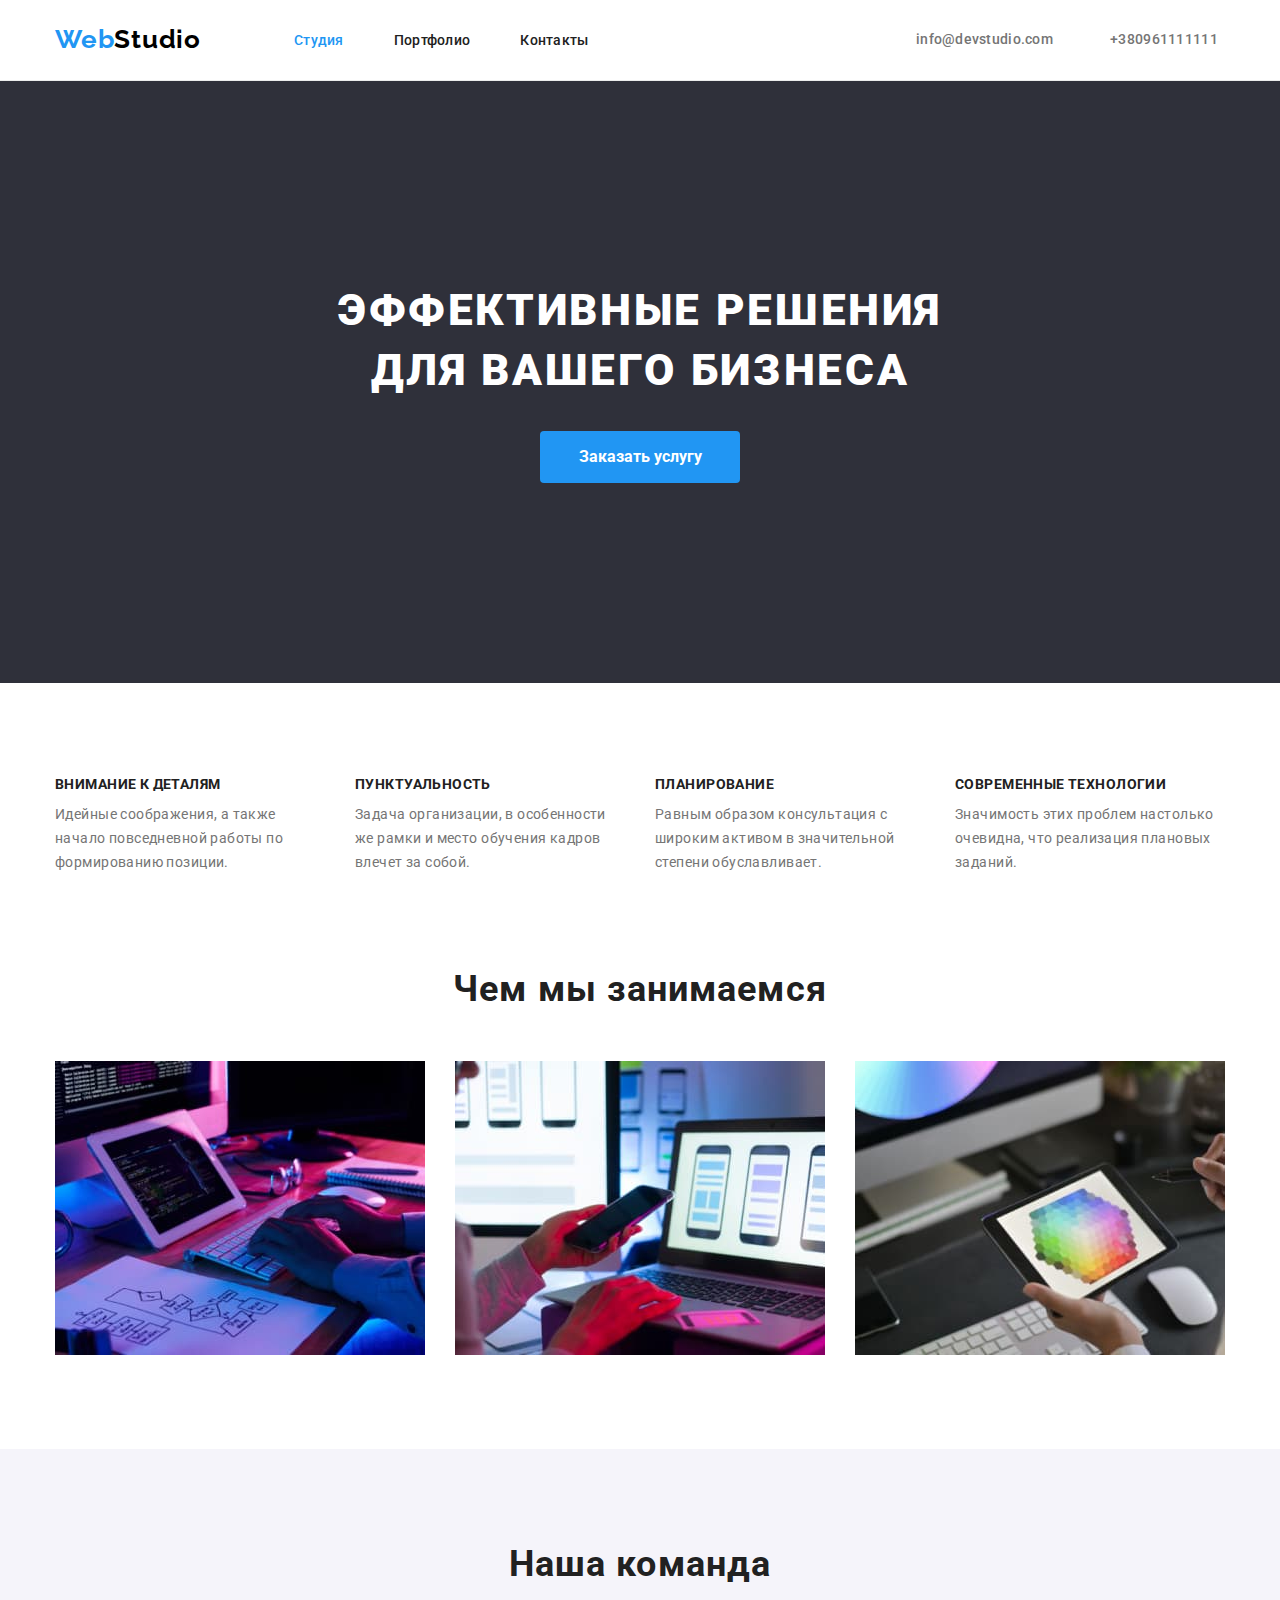
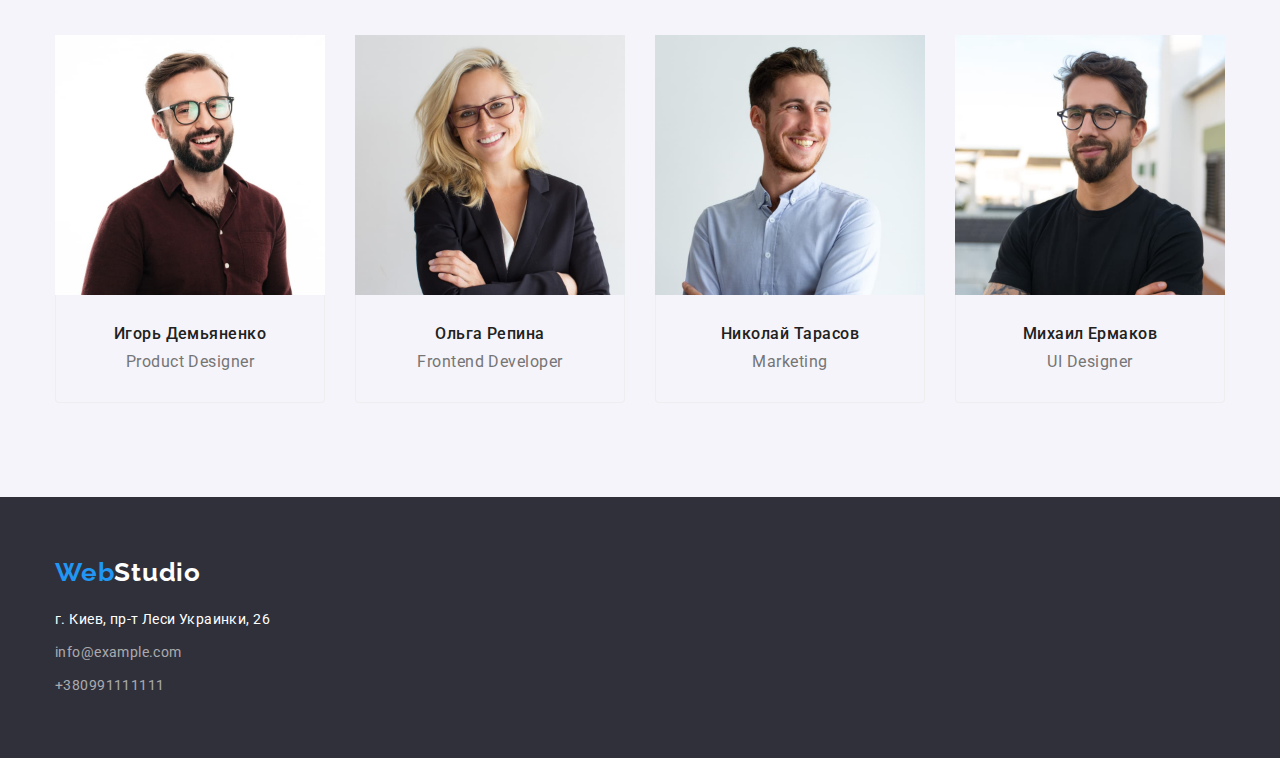
<file: index.html>
<!DOCTYPE html>
<html lang="ru">
<head>
    <meta charset="UTF-8">
    <meta http-equiv="X-UA-Compatible" content="IE=edge">
    <meta name="viewport" content="width=device-width, initial-scale=1.0">
    <link rel="preconnect" href="https://fonts.googleapis.com">
    <link rel="preconnect" href="https://fonts.gstatic.com" crossorigin>
    <link href="https://fonts.googleapis.com/css2?family=Raleway:wght@700&family=Roboto:wght@400;500;700;900&display=swap" rel="stylesheet">
    <link rel="stylesheet" href="https://cdnjs.cloudflare.com/ajax/libs/modern-normalize/1.1.0/modern-normalize.min.css"/>
    <link rel="stylesheet" href="./styles/styles.css">
    <title>Студия</title>
</head>
<body>
    <header  class="header">
        <div class="container flex-nav">
            <a class="logo" href="./index.html"><span class="logo-web">Web</span><span class="logo-studio">Studio</span></a>
            <nav>
                <ul class="menu">
                    <li class="nav-list"><a class="menu-link current" href="./index.html">Студия</a></li>
                    <li class="nav-list"><a class="menu-link" href="./portfolio.html">Портфолио</a></li>
                    <li class="nav-list"><a class="menu-link" href="">Контакты</a></li>
                </ul>
            </nav>
            <ul class="contact">
                <li class="contact-item"><a class="contact-link" href="mailto:info@devstudio.com">info@devstudio.com</a>
                </li>
                <li class="contact-item"><a class="contact-link" href="tel:+380961111111">+380961111111</a></li>
            </ul>
        </div>
    </header>

    <main>
        <section class="hero">
            <div class="container">
                <h1 class="hero-title">Эффективные решения для вашего бизнеса</h1>
                <button class="hero-button" type="button">Заказать услугу</button>
            </div>
        </section>

        <section class="section">
            <div class="container">
                <h2 class="visually-hiden">Нашы преимущества</h2>
                <ul class="benefits">
                    <li class="benefits-list">
                        <h3 class="benefits-title">Внимание к деталям</h3>
                        <p class="benefits-description">Идейные соображения, а также начало повседневной работы по формированию позиции.</p>
                    </li>
                    <li class="benefits-list">
                        <h3 class="benefits-title">Пунктуальность</h3>
                        <p class="benefits-description">Задача организации, в особенности же рамки и место обучения кадров влечет за собой.</p>
                    </li>
                    <li class="benefits-list">
                        <h3 class="benefits-title">Планирование</h3>
                        <p class="benefits-description">Равным образом консультация с широким активом в значительной степени обуславливает.</p>
                    </li>
                    <li class="benefits-list">
                        <h3 class="benefits-title">Современные технологии</h3>
                        <p class="benefits-description">Значимость этих проблем настолько очевидна, что реализация плановых заданий.</p>
                    </li>
                </ul>
            </div>
        </section>

        <section class="section feature">
            <div class="container">
                <h2 class="title">Чем мы занимаемся</h2>
                <ul class="images">
                    <li class="images-list">
                        <img class="img" src="./images/image1.jpg" alt="создание" width="370" height="294">
                    </li>
                    <li class="images-list">
                        <img class="img" src="./images/image2.jpg" alt="стили" width="370" height="294">
                    </li>
                    <li class="images-list">
                        <img class="img" src="./images/image3.jpg" alt="оптимизация" width="370" height="294">
                    </li>
                </ul>
            </div>
        </section>

        <section class="section command">
            <div class="container">
                <h2 class="title">Наша команда</h2>
                <ul class="image-block">
                    <li class="command-list">
                        <img class="photo" src="./images/teamcard1.jpg" alt="designer" width="270" height="260">
                        <div class="team-work">
                            <h3 class="team">Игорь Демьяненко</h3>
                            <p class="work">Product Designer</p>
                        </div>
                        </li>
                        <li class="command-list">
                            <img class="photo" src="./images/teamcard2.jpg" alt="front end" width="270" height="260">
                            <div class="team-work">
                                <h3 class="team">Ольга Репина</h3>
                                <p class="work">Frontend Developer</p>
                            </div>
                        </li>
                        <li class="command-list">
                            <img class="photo" src="./images/teamcard3.jpg" alt="marketing" width="270" height="260">
                            <div class="team-work">
                                <h3 class="team">Николай Тарасов</h3>
                                <p class="work">Marketing</p>
                            </div>
                        </li>
                        <li class="command-list">
                            <img class="photo" src="./images/teamcard4.jpg" alt="designer" width="270" height="260">
                            <div class="team-work">
                                <h3 class="team">Михаил Ермаков</h3>
                                <p class="work">UI Designer</p>
                            </div>
                    </li>
                </ul>
            </div>
        </section>
    </main>

    <footer class="footer">
        <div class="container">
          <a class="footer-logo" href="index.html"
            ><span class="logo-web">Web</span
            ><span class="logo-foot">Studio</span></a
          >
          <address class="adress">
            <ul class="contact-list">
              <li class="map-link">
                <a
                  class="adress-link"
                  href="https://www.google.com/maps/place/%D0%B1%D1%83%D0%BB.+%D0%9B%D0%B5%D1%81%D0%B8+%D0%A3%D0%BA%D1%80%D0%B0%D0%B8%D0%BD%D0%BA%D0%B8,+26,+%D0%9A%D0%B8%D0%B5%D0%B2,+02000/@50.4265807,30.5361971,17z/data=!3m1!4b1!4m5!3m4!1s0x40d4cf0e033ecbe9:0x57a4dffefec77da0!8m2!3d50.4265807!4d30.5383858"
                  >г. Киев, пр-т Леси Украинки, 26</a
                >
              </li>
              <li class="adress-list">
                <a class="adress-contacts" href="mailto:info@example.com"
                  >info@example.com</a
                >
              </li>
              <li class="adress-list">
                <a class="adress-contacts" href="tel:+380991111111">+380991111111</a>
              </li>
            </ul>
          </address>
        </div>
      </footer>

</body>
</html>
</file>
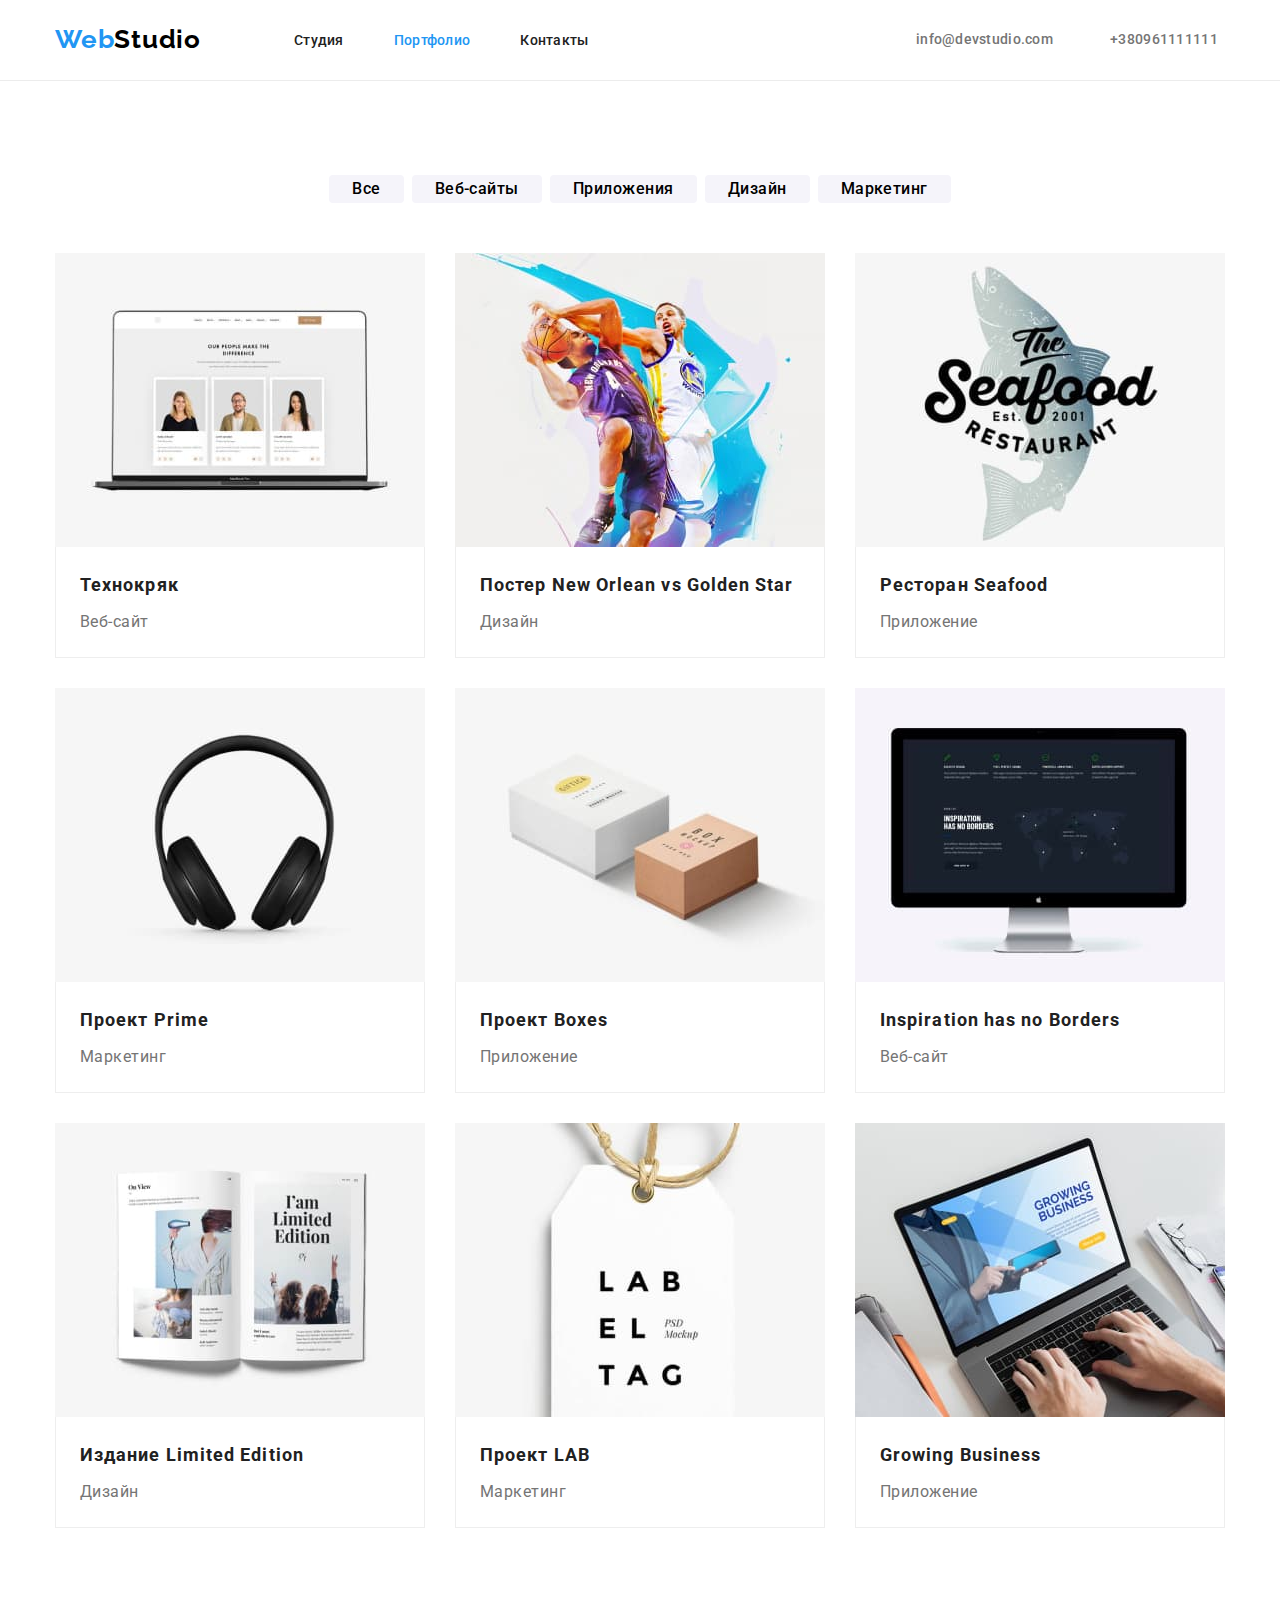
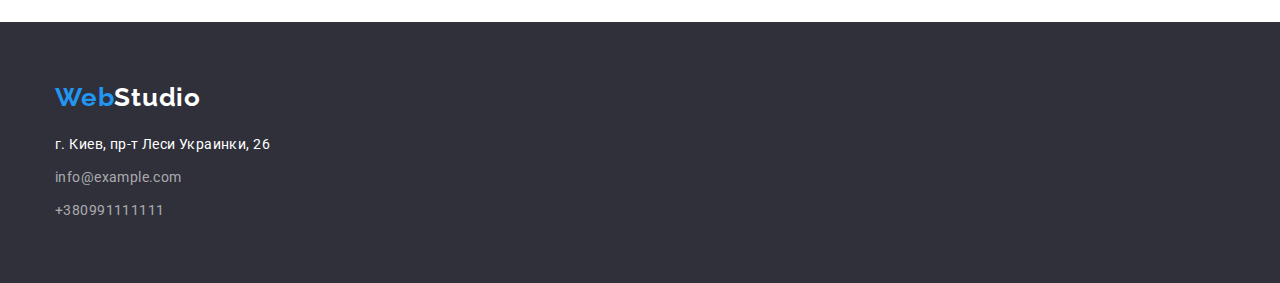
<file: portfolio.html>
<!DOCTYPE html>
<html lang="ru">
<head>
    <meta charset="UTF-8">
    <meta http-equiv="X-UA-Compatible" content="IE=edge">
    <meta name="viewport" content="width=device-width, initial-scale=1.0">
    <link rel="preconnect" href="https://fonts.googleapis.com">
    <link rel="preconnect" href="https://fonts.gstatic.com" crossorigin>
    <link href="https://fonts.googleapis.com/css2?family=Raleway:wght@700&family=Roboto:wght@400;500;700;900&display=swap" rel="stylesheet">
    <link rel="stylesheet" href="https://cdnjs.cloudflare.com/ajax/libs/modern-normalize/1.1.0/modern-normalize.min.css"/>
    <link rel="stylesheet" href="./styles/styles.css">
    <title>Портфолио</title>
</head>
<body>
    <header class="header">
        <div class="container flex-nav">
            <a class="logo" href="./index.html"><span class="logo-web">Web</span><span class="logo-studio">Studio</span></a>
            <nav>
                <ul class="menu">
                    <li class="nav-list"><a class="menu-link" href="./index.html">Студия</a></li>
                    <li class="nav-list"><a class="menu-link current" href="./portfolio.html">Портфолио</a></li>
                    <li class="nav-list"><a class="menu-link" href="">Контакты</a></li>
                </ul>
            </nav>
            <ul class="contact">
                <li class="contact-item"><a class="contact-link" href="mailto:info@devstudio.com">info@devstudio.com</a>
                </li>
                <li class="contact-item"><a class="contact-link" href="tel:+380961111111">+380961111111</a></li>
            </ul>
        </div>
    </header>
    <main>
        <section class="section">
            <div class="container">
                <h1 class="visually-hiden">Нашы проекты</h1>
                <ul class="but">
                    <li class="buttons-list">
                        <button type="button" class="buttons">Все</button>
                    </li>
                    <li class="buttons-list">
                        <button type="button" class="buttons">Веб-сайты</button>
                    </li>
                    <li class="buttons-list">
                        <button type="button" class="buttons">Приложения</button>
                    </li>
                    <li class="buttons-list">
                        <button type="button" class="buttons">Дизайн</button>
                    </li>
                    <li class="buttons-list">
                        <button type="button" class="buttons">Маркетинг</button>
                    </li>
                </ul>
                <ul class="images">
                    <li class="image-list">
                        <img class="img" src="./images/techno.jpg" alt="технокряк" width="370" height="294">
                        <div class="project-product">
                            <h2 class="project">Технокряк</h2>
                            <p class="product">Веб-сайт</p>
                        </div>
                    </li>
                    <li class="image-list">
                        <img class="img" src="./images/neworlean.jpg" alt="орлеан" width="370" height="294">
                        <div class="project-product">
                            <h2 class="project">Постер New Orlean vs Golden Star</h2>
                            <p class="product">Дизайн</p>
                        </div>
                    </li>
                    <li class="image-list">
                        <img class="img" src="./images/seafood.jpg" alt="ресторан" width="370" height="294">
                        <div class="project-product">
                            <h2 class="project">Ресторан Seafood</h2>
                            <p class="product">Приложение</p>
                        </div>
                    </li>
                    <li class="image-list">
                        <img class="img" src="./images/prime.jpg" alt="проект Prime" width="370" height="294">
                        <div class="project-product">
                            <h2 class="project">Проект Prime</h2>
                            <p class="product">Маркетинг</p>
                        </div>
                    </li>
                    <li class="image-list">
                        <img class="img" src="./images/boxes.jpg" alt="проект boxes" width="370" height="294">
                        <div class="project-product">
                            <h2 class="project">Проект Boxes</h2>
                            <p class="product">Приложение</p>
                        </div>
                    </li>
                    <li class="image-list">
                        <img class="img" src="./images/inspiration.jpg" alt="нет границ" width="370" height="294">
                        <div class="project-product">
                            <h2 class="project">Inspiration has no Borders</h2>
                            <p class="product">Веб-сайт</p>
                        </div>
                    </li>
                    <li class="image-list">
                        <img class="img" src="./images/limitedit.jpg" alt="limited edition" width="370" height="294">
                        <div class="project-product">
                            <h2 class="project">Издание Limited Edition</h2>
                            <p class="product">Дизайн</p>
                        </div>
                    </li>
                    <li class="image-list">
                        <img class="img" src="./images/lab.jpg" alt="проект lab" width="370" height="294">
                        <div class="project-product">
                            <h2 class="project">Проект LAB</h2>
                            <p class="product">Маркетинг</p>
                        </div>
                    </li>
                    <li class="image-list">
                        <img class="img" src="./images/growbiz.jpg" alt="groving business" width="370" height="294">
                        <div class="project-product">
                            <h2 class="project">Growing Business</h2>
                            <p class="product">Приложение</p>
                        </div>
                    </li>
                </ul>
            </div>
        </section>
    </main>
    <footer class="footer">
        <div class="container">
          <a class="footer-logo" href="indexcopy.html"
            ><span class="logo-web">Web</span
            ><span class="logo-foot">Studio</span></a
          >
          <address class="adress">
            <ul class="contact-list">
              <li class="map-link">
                <a
                  class="adress-link"
                  href="https://www.google.com/maps/place/%D0%B1%D1%83%D0%BB.+%D0%9B%D0%B5%D1%81%D0%B8+%D0%A3%D0%BA%D1%80%D0%B0%D0%B8%D0%BD%D0%BA%D0%B8,+26,+%D0%9A%D0%B8%D0%B5%D0%B2,+02000/@50.4265807,30.5361971,17z/data=!3m1!4b1!4m5!3m4!1s0x40d4cf0e033ecbe9:0x57a4dffefec77da0!8m2!3d50.4265807!4d30.5383858"
                  >г. Киев, пр-т Леси Украинки, 26</a
                >
              </li>
              <li class="adress-list">
                <a class="adress-contacts" href="mailto:info@example.com"
                  >info@example.com</a
                >
              </li>
              <li class="adress-list">
                <a class="adress-contacts" href="tel:+380991111111">+380991111111</a>
              </li>
            </ul>
          </address>
        </div>
      </footer>
    
</body>
</html>
</file>
<file: styles/styles.css>
:root {
    --main-color: #212121;
    --secondary-color: #757575;
    --adress-hero-color: #FFFFFF;
    --hover-color: #2196F3;
    --hero-bgc: #2F303A;
    --header-border-color: #ECECEC;
    --image-border-color: #EEEEEE;
    --first-logo-color: #000000;
    --second-logo-color: #2196F3;
    --footer-contacts-color: rgba(255, 255, 255, 0.6);
    --footer-bgc: #2F303A;
    --section-command-bgc: #F5F4FA;
    --button-hover-bgc: rgba(24, 140, 232, 1);
    --general-font: 'Roboto', sans-serif;
    --secondary-font: 'Raleway', sans-serif;
    --button-font-family: inherit;
}

html {
    box-sizing: border-box;
}

*,
*::before, 
*::after {
    box-sizing: inherit;
}

ul,
li,
p,
span,
h1,
h2,
h3 {
    margin: 0;
    padding: 0;
}

body {
    color: var(--main-color);
    font-family: var(--general-font), var(--secondary-font);
}

.container {
    margin: 0 auto;
    width: 1200px;
    padding: 0 15px;
}

.section {
    padding: 94px 0;
}

.header {
    border-bottom: 1px solid var(--header-border-color);
}

/* Logo header footer */
.logo {
    display: inline-block;
    padding: 24px 0 25px 0;
    margin-right: 93px;
    min-width: 145px;
    font-family: var(--secondary-font);
    font-weight: 700;
    font-size: 26px;
    line-height: 1.19;
    letter-spacing: 0.03em;
    text-decoration: none;
    text-align: center;
}

.logo-web {
    color: var(--second-logo-color);
}

.logo-studio {
    color: var(--first-logo-color);
}

.logo-foot {
    color: var(--adress-hero-color);
}

.footer-logo {
    display: inline-block;
    min-width: 145px;
    margin-bottom: 20px;
    font-family: var(--secondary-font);
    font-weight: 700;
    font-size: 26px;
    line-height: 1.19;
    letter-spacing: 0.03em;
    text-decoration: none;
}

/* Навігація */

.flex-nav {
    display: flex;
    align-items: center;
}

.nav-list {
    margin-right: 50px;
    list-style-type:none;
}


/* Лінки навігації */

.menu {
    display: flex;
    font-weight: 500;
    font-size: 14px;
    line-height: 16px;
    letter-spacing: 0.02em;

}

.menu .nav-list:last-child {
    margin-right: 0;
}


.menu-link {
    min-width: 49px;
    padding: 32px 0px;
    color: var(--main-color);
    text-decoration: none;
}

.menu-link:hover,
.menu-link:focus {
    color: var(--hover-color);
}


/* Поточна сторінка */
.menu-link.current {
    color: var(--hover-color)}

/* Контакти в хедері */
.contact {
    display: flex;
    margin-left: auto; 
    font-weight: 500;
    font-size: 14px;
    line-height: 1.14;
    list-style-type: none;
    letter-spacing: 0.02em;
    text-align: center;
}

.contact-item {
    margin-right: 50px;}


.contact-link {
    display: block;
    min-width: 122px;
    padding: 32px 0;
    color: var(--secondary-color);
    text-decoration: none;
    text-align: center;
}

.contact-link:hover,
.contact-link:focus {
    color: var(--hover-color);
}

/* .contact .contact-item:first-child {
    margin-left: 331px;
} */

.contact .contact-item:last-child {
    margin-right: 0;
}

/* HERO */

.hero {
    background-color: var(--hero-bgc);
    padding-top: 200px;
    padding-bottom: 200px;
    text-align: center;
    letter-spacing: 0.06em;
}

.hero-title {
    max-width: 696px;
    margin: 0 auto;
    text-transform: uppercase;
    color: var(--adress-hero-color);
    font-weight: 900;
    font-size: 44px;
    line-height: 1.36;
    letter-spacing: 0.06em;
}

/* hero-button */
.hero-button {
    display: inline-block;
    border: 1px solid transparent;
    border-radius: 4px;
    padding: 10px 32px;
    margin-top: 30px;
    min-width: 200px;
    cursor: pointer;
    color: var(--adress-hero-color);
    background-color: var(--hover-color);
    font-family: var(--button-font-family);
    font-weight: 700;
    font-size: 16px;
    line-height: 1.88;
}

.hero .button:hover,
.hero .button:focus {
    background-color: var(--button-hover-bgc);
}

/* вторинні заголовки */

.title-hide {
    display: none;
}

/* Заголовки Н2 */
.title {
    margin-bottom: 50px;
    min-width: 376px;
    font-weight: 700;
    font-size: 36px;
    line-height: 1.17;
    text-align: center;
    letter-spacing: 0.03em;
}


/* Секція переваг */
.feature {
    padding-top: 0px;
}

.benefits {
    display: flex;
    list-style-type: none;
}

.benefits-list {
    display: inline-block;
    max-width: 270px;
    margin-right: 30px;
    
}

.benefits .benefits-list:last-child {
    margin-right: 0;
}

.benefits-title {
    margin-bottom: 10px;
    font-weight: 700;
    font-size: 14px;
    line-height: 1.14;
    text-transform: uppercase;
    letter-spacing: 0.03em;
}

.benefits-description {
    color: var(--secondary-color);
    font-size: 14px;
    line-height: 1.71;
    letter-spacing: 0.03em;
}


/* Стилі верхніхкартинок студії */
.feature {
    padding-top: 0px;
}


.images {
    display: flex;
    flex-wrap: wrap;
    list-style-type: none;
}

/* Стилі для картинок портфоліо */
.image-list {
    width: 370px;
    margin-right: 30px;
    margin-bottom: 30px;
}

.image-list:nth-child(3n) {
    margin-right: 0;
}

.image-list:nth-last-child(-n+3) {
    margin-bottom: 0px;
}

.photo {
    display: block;
    max-width: 100%;
    height: auto;    
}

.image-block {
    display: flex;
    list-style-type: none;
}


/* Обгортка команди */

.command {
    background-color: var(--section-command-bgc);
}

.command-list {
    width: 270px;
    margin-right: 30px;
}

.command-list:last-child {
    margin-right: 0;
}

.team-work {
    min-width: 147px;
    padding: 30px 0;
    border: 1px solid var(--image-border-color);
    border-top: 0;
    border-radius: 0px 0px 4px 4px;
    text-align: center;
}
.team {
    margin-bottom: 10px;
    font-size: 16px;
    font-weight: 500;
    line-height: 1.17;
    letter-spacing: 0.03em;
}

.work {
    color: var(--secondary-color);
    font-size: 16px;
    line-height: 1.17;
    letter-spacing: 0.03em;
}




/* footer */
.footer {
    padding: 60px 0;
    background-color: var(--footer-bgc);
}

/* Навігація футера */
.adress {
    font-style: normal;
    font-size: 14px;
    line-height: 1.71;
}

.adress-contacts:hover,
.adress-contacts:focus {
    color: var(--hover-color);
}



/* Посилання на карти */

.adress-link {
    display: block;
    color: var(--adress-hero-color);
    letter-spacing: 0.03em;
    text-decoration: none;
}

.map-link {
    min-width: 231px;
    margin-bottom: 9px;
    
}

.adress-link:hover {
    color: var(--hover-color);
}

/* Список  */
.contact-list {
    min-width: 231px;
    list-style-type: none;
} 


/* Базові тилі телфону і пошти */
.adress-list {
    margin-bottom: 9px;
    min-width: 124px;
}

.contact-list .adress-list:last-child {
    margin-bottom: 0;
}

/* Тел і пошта */
.adress-contacts {
    display: block;
    color: var(--footer-contacts-color);
    font-size: 14px;
    line-height: 1.71;
    letter-spacing: 0.03em;
    text-decoration: none;
}





/* Portfolio */


.project {
    
    margin-bottom: 4px;
    font-weight: 700;
    font-size: 18px;
    line-height: 2;
    letter-spacing: 0.06em;
}

.product {
    color: var(--secondary-color);
    font-size: 16px;
    line-height: 1.88;
    letter-spacing: 0.03em;
}

.project-product {
    padding: 20px 24px;
    border: 1px solid var(--image-border-color);
    border-top: 0;
}

/* Кнопки портфоліо */


.but {
    justify-content: center;
    display: flex;
    margin-bottom: 50px;
    
}

.buttons-list {
    margin-right: 8px;
    list-style-type: none;
}

.but .buttons-list:last-child {
    margin-right: 0;
    
}

.buttons {
    padding: 0px 22px;
    border: 1px solid transparent;
    border-radius: 4px;
    cursor: pointer;
    background-color: var(--section-command-bgc);
    font-family: var(--button-font-family);
    font-weight: 500;
    font-size: 16px;
    line-height: 1.62;
    letter-spacing: 0.03em;
}

.buttons:hover,
.buttons:focus {
    background-color: var(--hover-color);
    color: var(--adress-hero-color);
}
/* списки картинок */
.images-list {
    width: 370px;
    margin-right: 30px;
}

.images-list:last-child {
    margin-right: 0;
}

.images:last-child {
    margin-bottom: 0px;
}

/* Картинки портфоліо */
.img {
    display: block;
    max-width: 100%;
    height: auto;
}


/* Приховування заголовку */
.visually-hiden {
    position: absolute;
    width: 1px;
    height: 1px;
    margin: -1px;
    border: 0;
    padding: 0;
    white-space: nowrap;
    clip-path: inset(100%);
    overflow: hidden;
}
</file>
